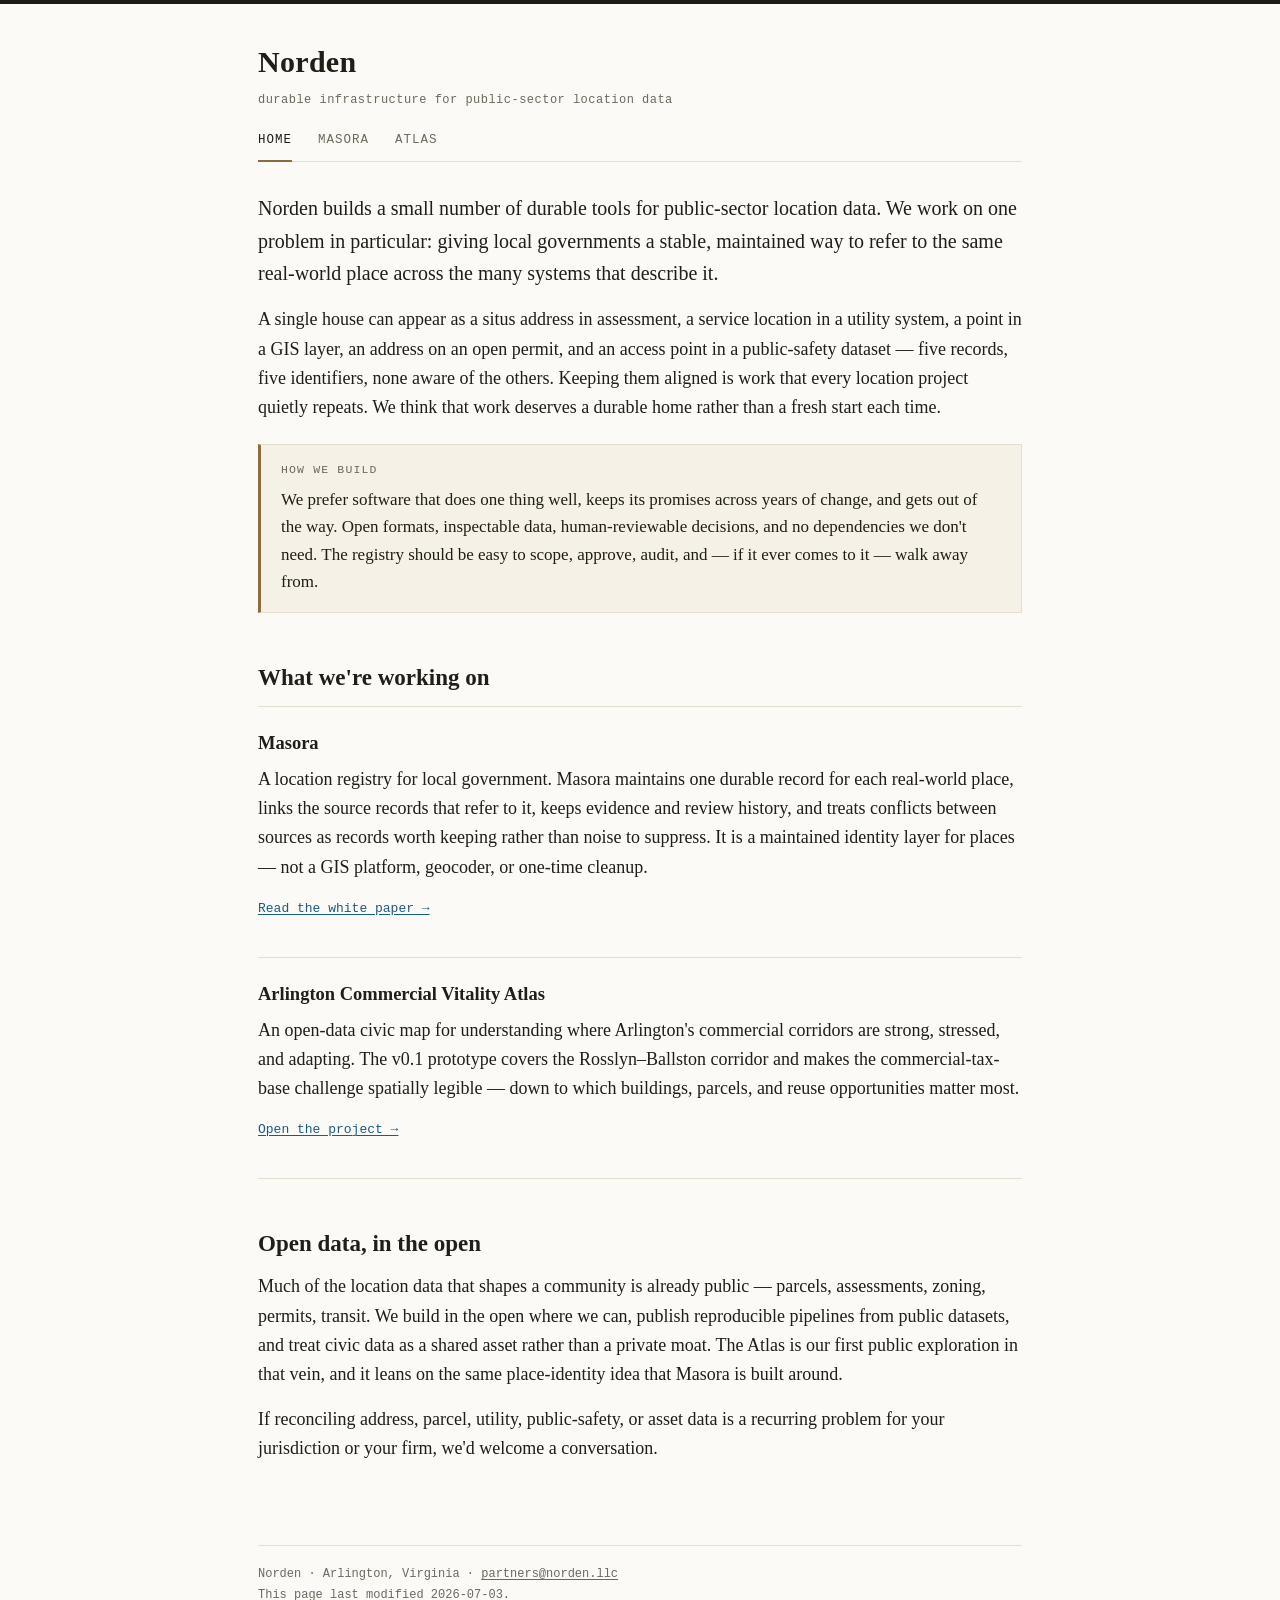
<file: index.html>
<!doctype html>
<html lang="en">
<head>
<meta charset="utf-8">
<meta name="viewport" content="width=device-width, initial-scale=1">
<title>Norden</title>
<meta name="description" content="Norden builds durable infrastructure for public-sector location data. Stable place identity for local government.">
<link rel="icon" href="data:image/svg+xml,%3Csvg xmlns='http://www.w3.org/2000/svg' viewBox='0 0 32 32'%3E%3Crect width='32' height='32' fill='%231C1B18'/%3E%3Ctext x='16' y='23' font-family='Georgia' font-size='20' fill='%23F0EDE4' text-anchor='middle'%3EN%3C/text%3E%3C/svg%3E">
<link rel="stylesheet" href="style.css">
</head>
<body>
<div class="topbar"></div>
<div class="wrap">

  <header class="masthead">
    <a class="wordmark" href="index.html">Norden</a>
    <div class="tagline">durable infrastructure for public-sector location data</div>
    <nav class="nav">
      <a href="index.html" class="active">Home</a>
      <a href="masora.html">Masora</a>
      <a href="atlas.html">Atlas</a>
    </nav>
  </header>

  <main>
    <p class="lead">Norden builds a small number of durable tools for public-sector location data. We work on one problem in particular: giving local governments a stable, maintained way to refer to the same real&#8209;world place across the many systems that describe it.</p>

    <p>A single house can appear as a situs address in assessment, a service location in a utility system, a point in a GIS layer, an address on an open permit, and an access point in a public-safety dataset — five records, five identifiers, none aware of the others. Keeping them aligned is work that every location project quietly repeats. We think that work deserves a durable home rather than a fresh start each time.</p>

    <div class="note">
      <span class="note-label">How we build</span>
      <p>We prefer software that does one thing well, keeps its promises across years of change, and gets out of the way. Open formats, inspectable data, human-reviewable decisions, and no dependencies we don't need. The registry should be easy to scope, approve, audit, and — if it ever comes to it — walk away from.</p>
    </div>

    <h2>What we're working on</h2>
    <div class="projects">
      <div class="project">
        <h3>Masora</h3>
        <p>A location registry for local government. Masora maintains one durable record for each real-world place, links the source records that refer to it, keeps evidence and review history, and treats conflicts between sources as records worth keeping rather than noise to suppress. It is a maintained identity layer for places — not a GIS platform, geocoder, or one-time cleanup.</p>
        <p class="more"><a href="masora.html">Read the white paper &rarr;</a></p>
      </div>
      <div class="project">
        <h3>Arlington Commercial Vitality Atlas</h3>
        <p>An open-data civic map for understanding where Arlington's commercial corridors are strong, stressed, and adapting. The v0.1 prototype covers the Rosslyn&ndash;Ballston corridor and makes the commercial-tax-base challenge spatially legible — down to which buildings, parcels, and reuse opportunities matter most.</p>
        <p class="more"><a href="atlas.html">Open the project &rarr;</a></p>
      </div>
    </div>

    <h2>Open data, in the open</h2>
    <p>Much of the location data that shapes a community is already public — parcels, assessments, zoning, permits, transit. We build in the open where we can, publish reproducible pipelines from public datasets, and treat civic data as a shared asset rather than a private moat. The Atlas is our first public exploration in that vein, and it leans on the same place-identity idea that Masora is built around.</p>

    <p>If reconciling address, parcel, utility, public-safety, or asset data is a recurring problem for your jurisdiction or your firm, we'd welcome a conversation.</p>
  </main>

  <footer>
    Norden &middot; Arlington, Virginia &middot; <a href="mailto:partners@norden.llc">partners@norden.llc</a><br>
    This page last modified 2026-07-03.
  </footer>

</div>
</body>
</html>
</file>
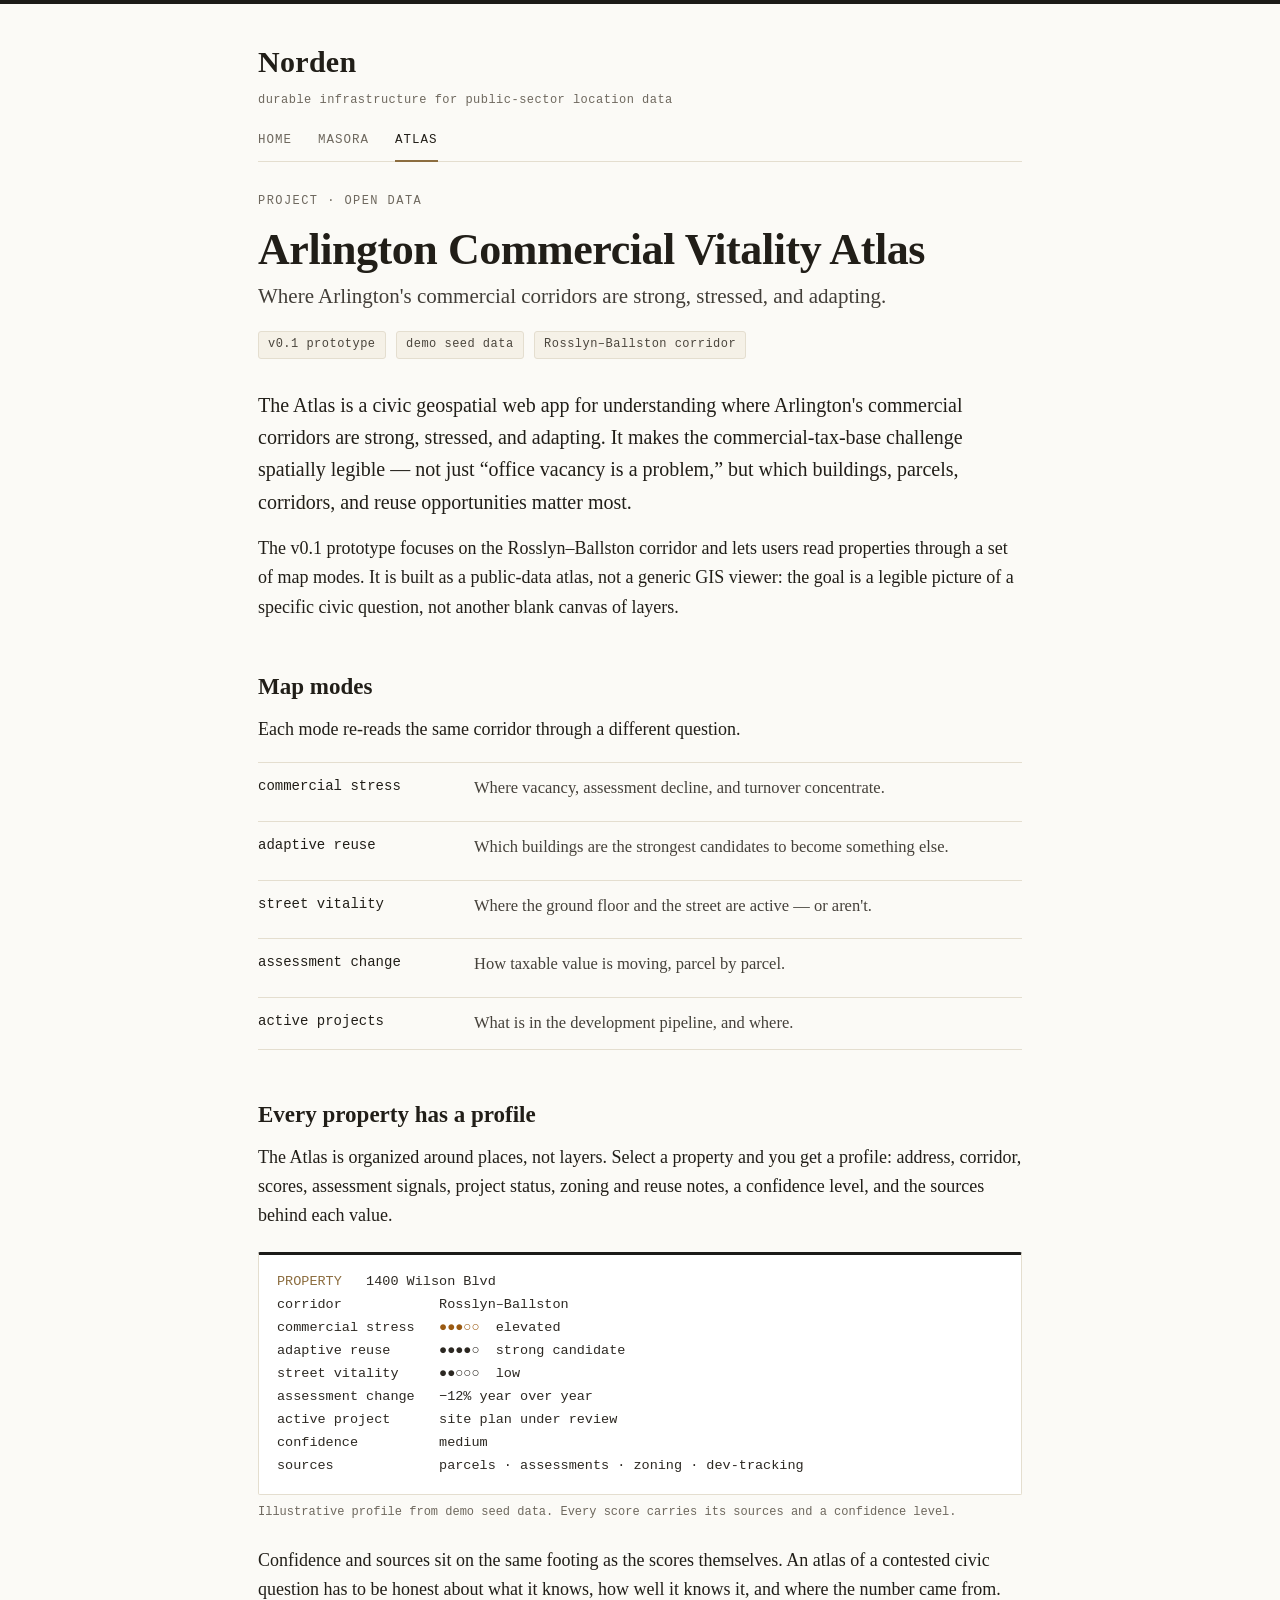
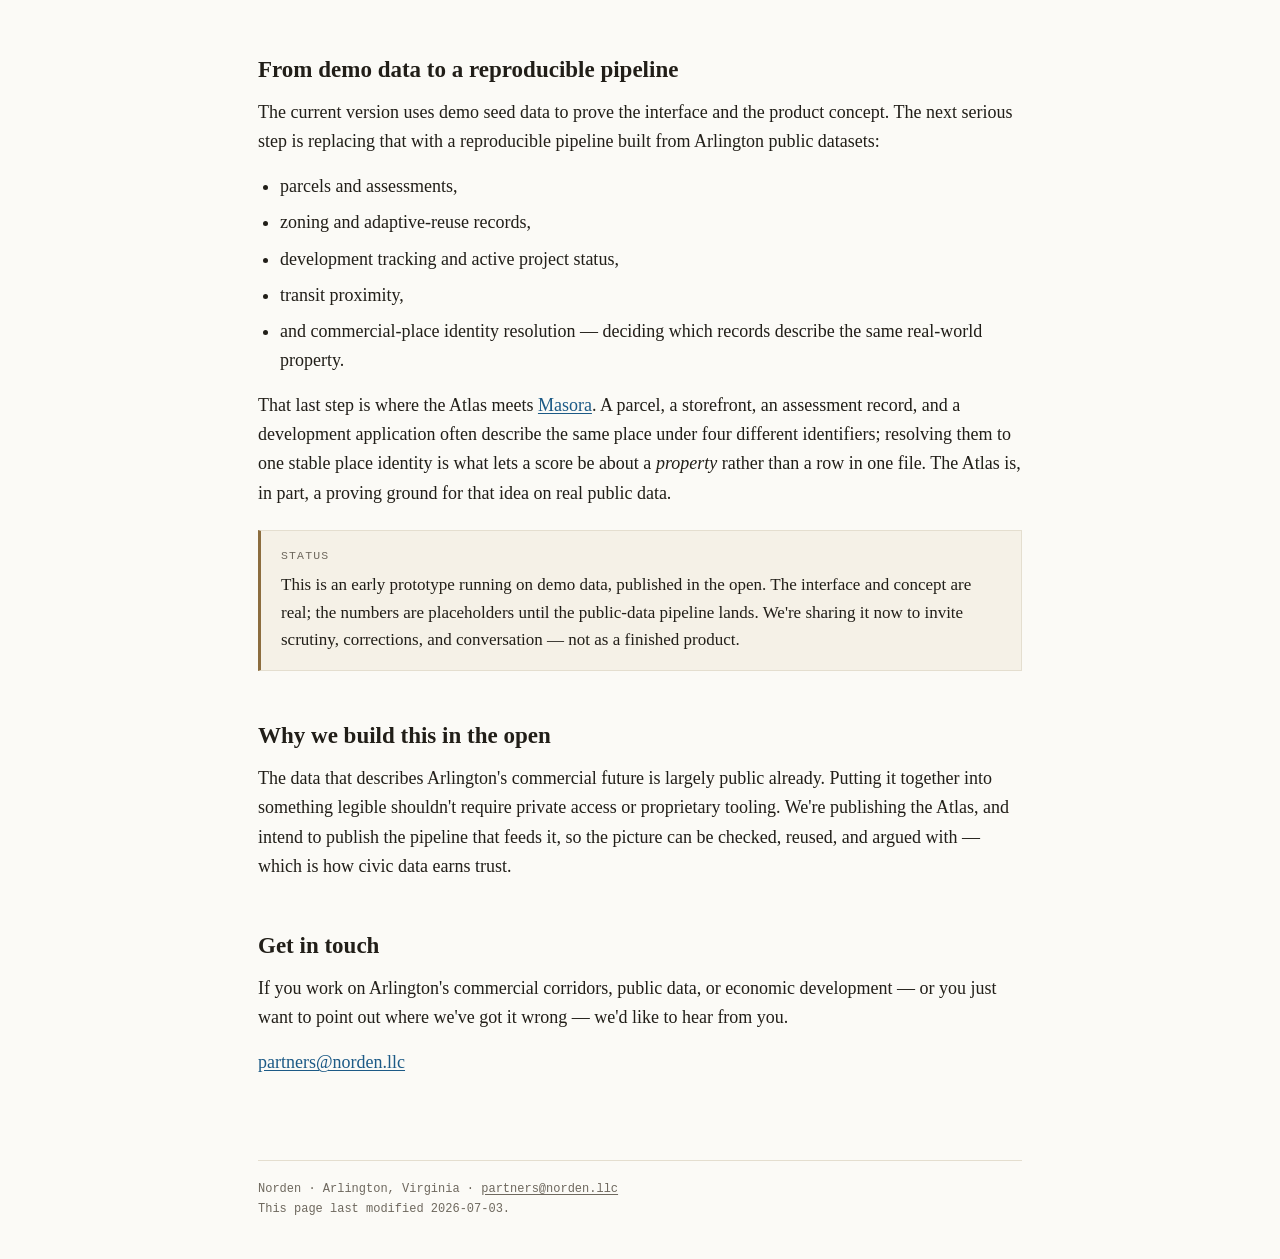
<file: atlas.html>
<!doctype html>
<html lang="en">
<head>
<meta charset="utf-8">
<meta name="viewport" content="width=device-width, initial-scale=1">
<title>Arlington Commercial Vitality Atlas · Norden</title>
<meta name="description" content="A civic geospatial atlas for understanding where Arlington's commercial corridors are strong, stressed, and adapting. v0.1 prototype, Rosslyn–Ballston corridor.">
<link rel="icon" href="data:image/svg+xml,%3Csvg xmlns='http://www.w3.org/2000/svg' viewBox='0 0 32 32'%3E%3Crect width='32' height='32' fill='%231C1B18'/%3E%3Ctext x='16' y='23' font-family='Georgia' font-size='20' fill='%23F0EDE4' text-anchor='middle'%3EN%3C/text%3E%3C/svg%3E">
<link rel="stylesheet" href="style.css">
</head>
<body>
<div class="topbar"></div>
<div class="wrap">

  <header class="masthead">
    <a class="wordmark" href="index.html">Norden</a>
    <div class="tagline">durable infrastructure for public-sector location data</div>
    <nav class="nav">
      <a href="index.html">Home</a>
      <a href="masora.html">Masora</a>
      <a href="atlas.html" class="active">Atlas</a>
    </nav>
  </header>

  <main>
    <p class="eyebrow">Project &middot; open data</p>
    <h1 class="title">Arlington Commercial Vitality Atlas</h1>
    <p class="subtitle">Where Arlington's commercial corridors are strong, stressed, and adapting.</p>

    <p style="margin:14px 0 22px">
      <span class="badge">v0.1 prototype</span>
      <span class="badge">demo seed data</span>
      <span class="badge">Rosslyn&ndash;Ballston corridor</span>
    </p>

    <p class="lead">The Atlas is a civic geospatial web app for understanding where Arlington's commercial corridors are strong, stressed, and adapting. It makes the commercial-tax-base challenge spatially legible — not just &ldquo;office vacancy is a problem,&rdquo; but which buildings, parcels, corridors, and reuse opportunities matter most.</p>

    <p>The v0.1 prototype focuses on the Rosslyn&ndash;Ballston corridor and lets users read properties through a set of map modes. It is built as a public-data atlas, not a generic GIS viewer: the goal is a legible picture of a specific civic question, not another blank canvas of layers.</p>

    <h2>Map modes</h2>
    <p>Each mode re-reads the same corridor through a different question.</p>
    <ul class="modes">
      <li><span class="m-name">commercial stress</span><span class="m-desc">Where vacancy, assessment decline, and turnover concentrate.</span></li>
      <li><span class="m-name">adaptive reuse</span><span class="m-desc">Which buildings are the strongest candidates to become something else.</span></li>
      <li><span class="m-name">street vitality</span><span class="m-desc">Where the ground floor and the street are active — or aren't.</span></li>
      <li><span class="m-name">assessment change</span><span class="m-desc">How taxable value is moving, parcel by parcel.</span></li>
      <li><span class="m-name">active projects</span><span class="m-desc">What is in the development pipeline, and where.</span></li>
    </ul>

    <h2>Every property has a profile</h2>
    <p>The Atlas is organized around places, not layers. Select a property and you get a profile: address, corridor, scores, assessment signals, project status, zoning and reuse notes, a confidence level, and the sources behind each value.</p>

<div class="record"><span class="rid">PROPERTY</span>   1400 Wilson Blvd
corridor            Rosslyn–Ballston
commercial stress   <span class="warn">●●●○○</span>  elevated
adaptive reuse      ●●●●○  strong candidate
street vitality     ●●○○○  low
assessment change   −12% year over year
active project      site plan under review
confidence          medium
sources             parcels · assessments · zoning · dev-tracking</div>
    <p class="record-cap">Illustrative profile from demo seed data. Every score carries its sources and a confidence level.</p>

    <p>Confidence and sources sit on the same footing as the scores themselves. An atlas of a contested civic question has to be honest about what it knows, how well it knows it, and where the number came from.</p>

    <h2>From demo data to a reproducible pipeline</h2>
    <p>The current version uses demo seed data to prove the interface and the product concept. The next serious step is replacing that with a reproducible pipeline built from Arlington public datasets:</p>
    <ul>
      <li>parcels and assessments,</li>
      <li>zoning and adaptive-reuse records,</li>
      <li>development tracking and active project status,</li>
      <li>transit proximity,</li>
      <li>and commercial-place identity resolution — deciding which records describe the same real-world property.</li>
    </ul>
    <p>That last step is where the Atlas meets <a href="masora.html">Masora</a>. A parcel, a storefront, an assessment record, and a development application often describe the same place under four different identifiers; resolving them to one stable place identity is what lets a score be about a <em>property</em> rather than a row in one file. The Atlas is, in part, a proving ground for that idea on real public data.</p>

    <div class="note">
      <span class="note-label">Status</span>
      <p>This is an early prototype running on demo data, published in the open. The interface and concept are real; the numbers are placeholders until the public-data pipeline lands. We're sharing it now to invite scrutiny, corrections, and conversation — not as a finished product.</p>
    </div>

    <h2>Why we build this in the open</h2>
    <p>The data that describes Arlington's commercial future is largely public already. Putting it together into something legible shouldn't require private access or proprietary tooling. We're publishing the Atlas, and intend to publish the pipeline that feeds it, so the picture can be checked, reused, and argued with — which is how civic data earns trust.</p>

    <h2>Get in touch</h2>
    <p>If you work on Arlington's commercial corridors, public data, or economic development — or you just want to point out where we've got it wrong — we'd like to hear from you.</p>
    <p><a href="mailto:partners@norden.llc">partners@norden.llc</a></p>
  </main>

  <footer>
    Norden &middot; Arlington, Virginia &middot; <a href="mailto:partners@norden.llc">partners@norden.llc</a><br>
    This page last modified 2026-07-03.
  </footer>

</div>
</body>
</html>
</file>
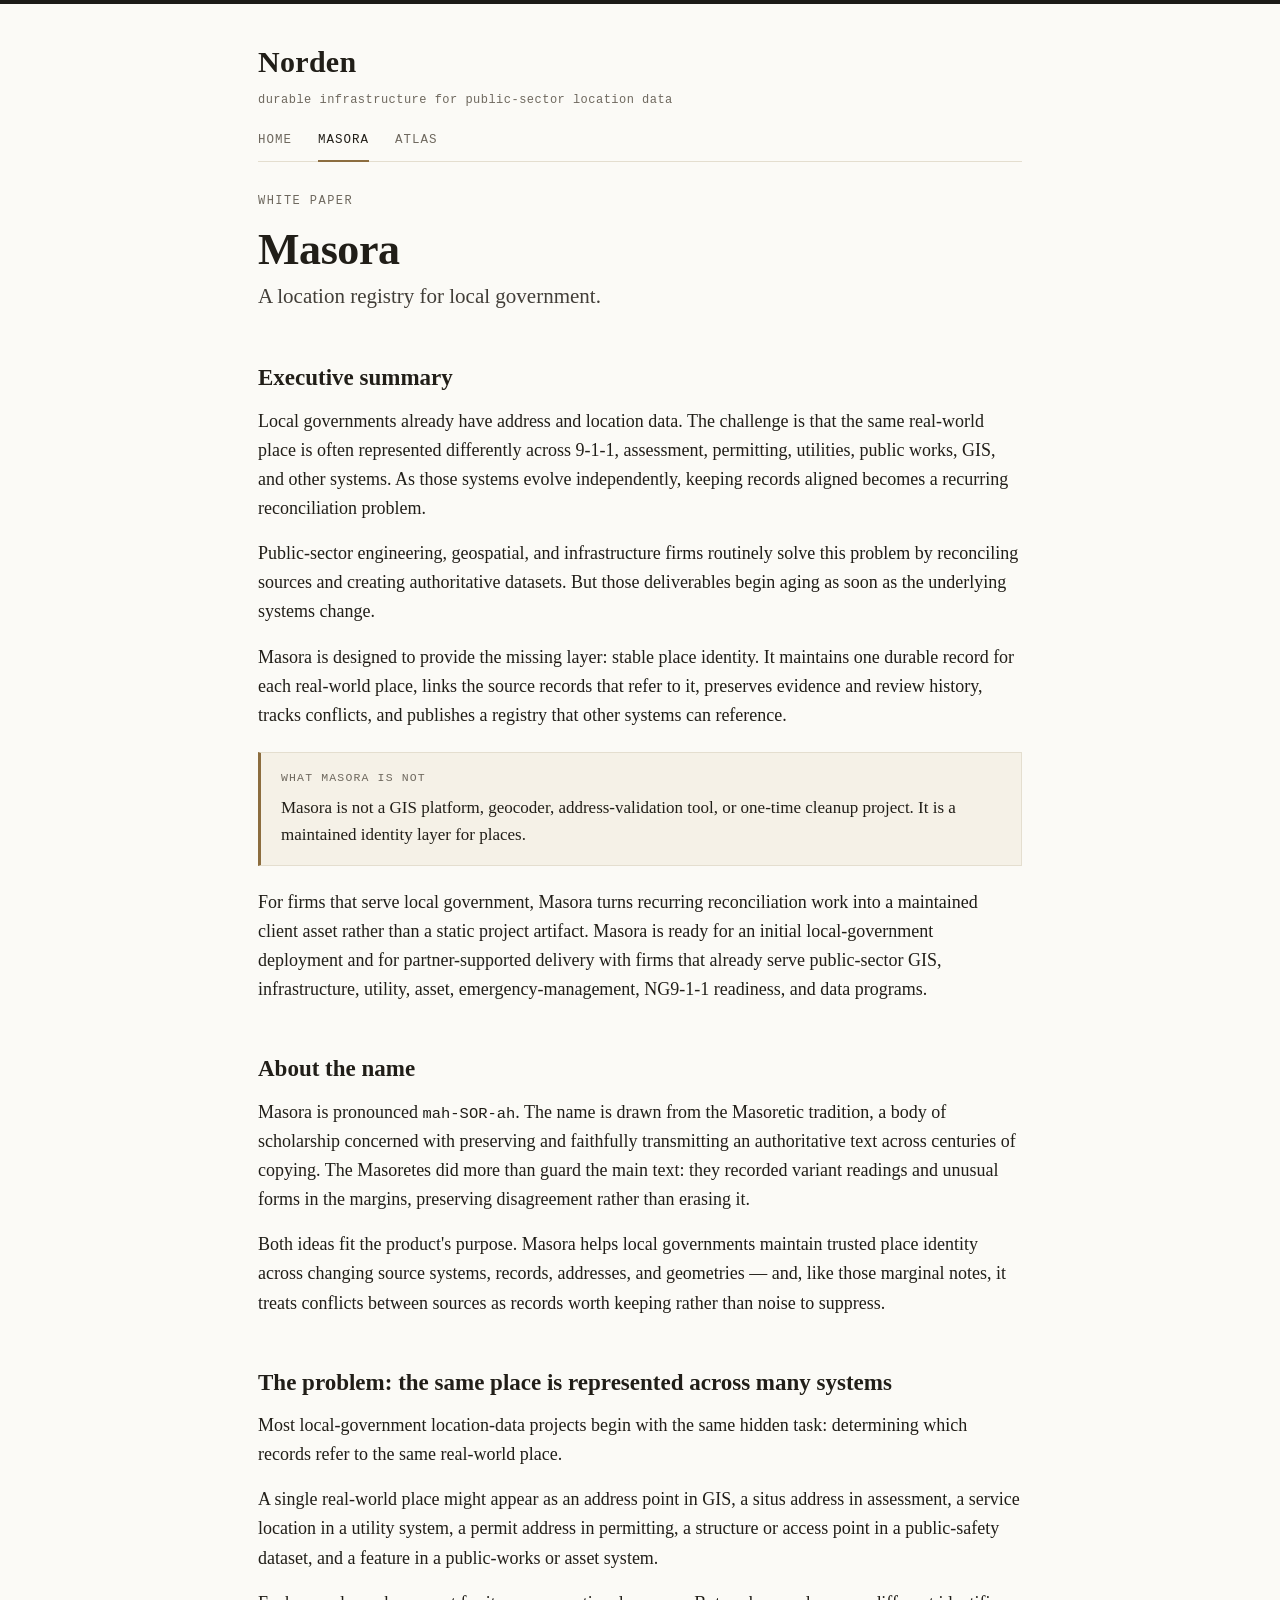
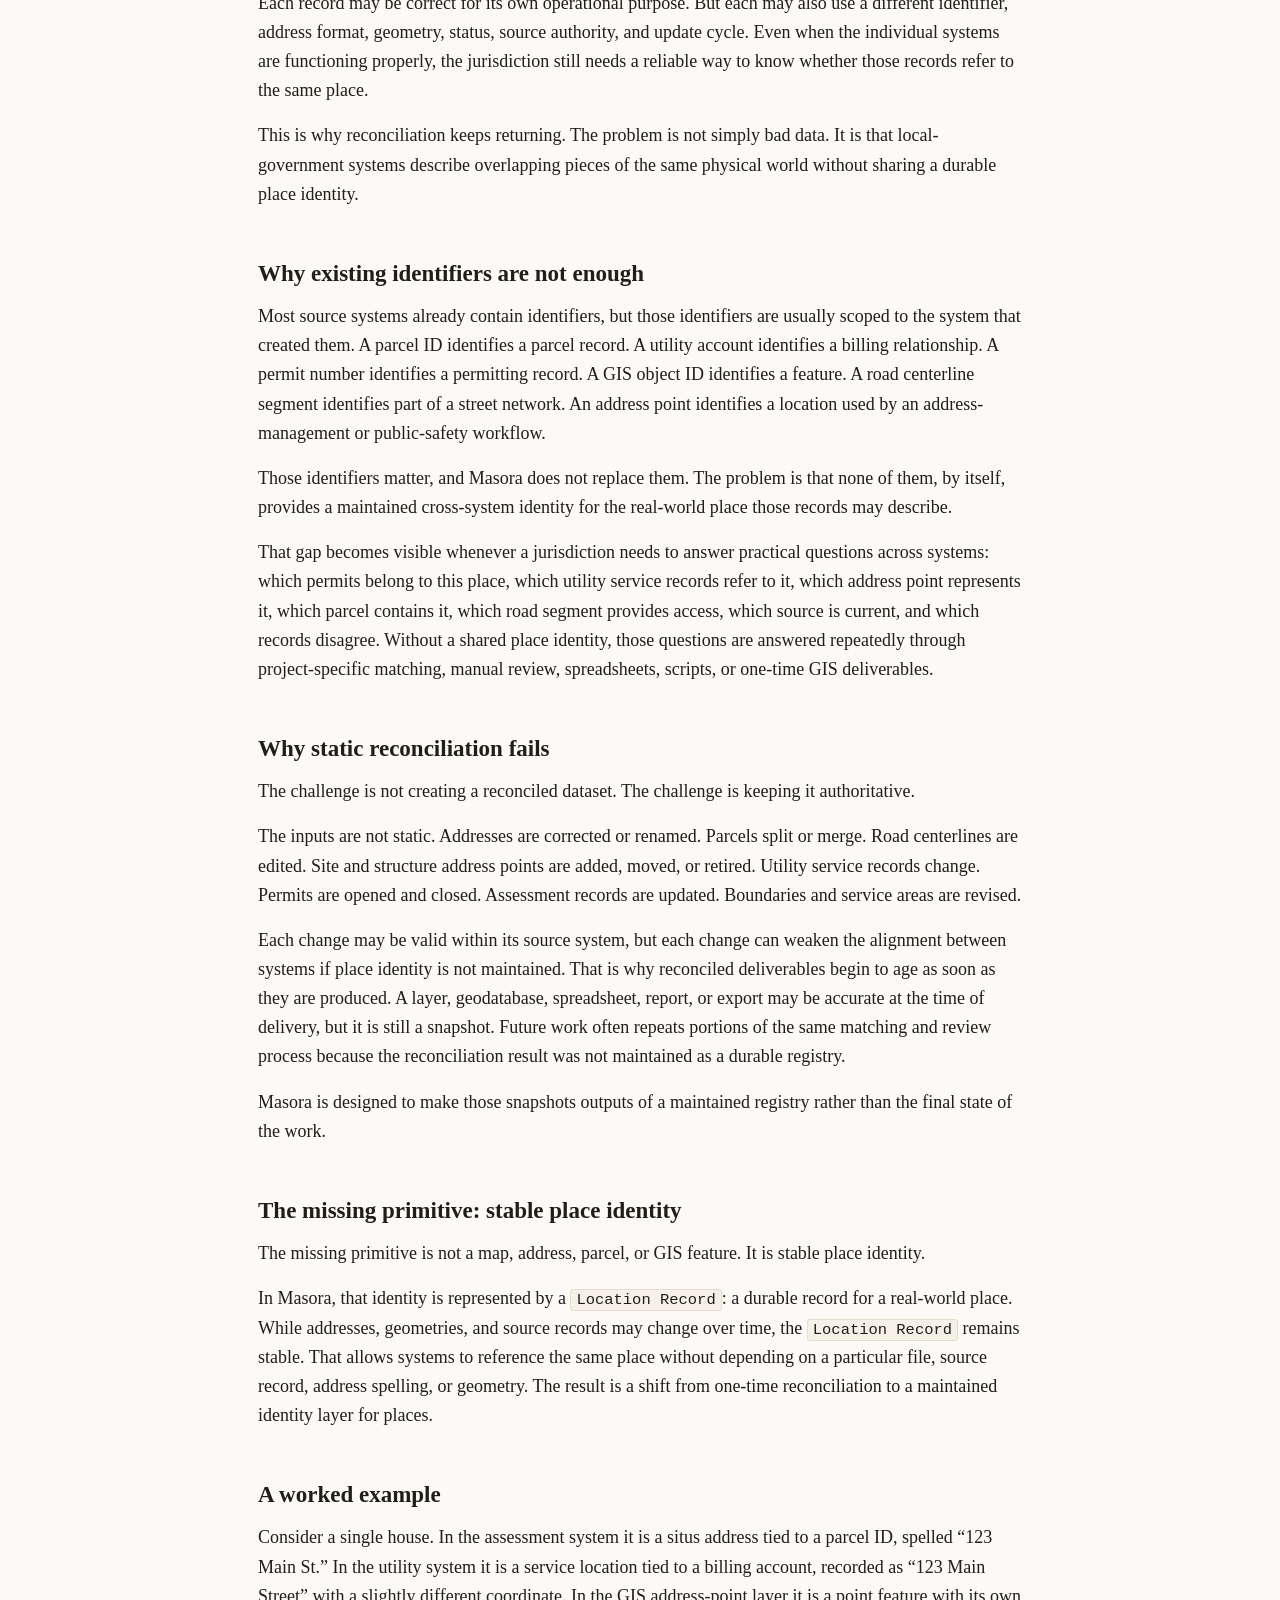
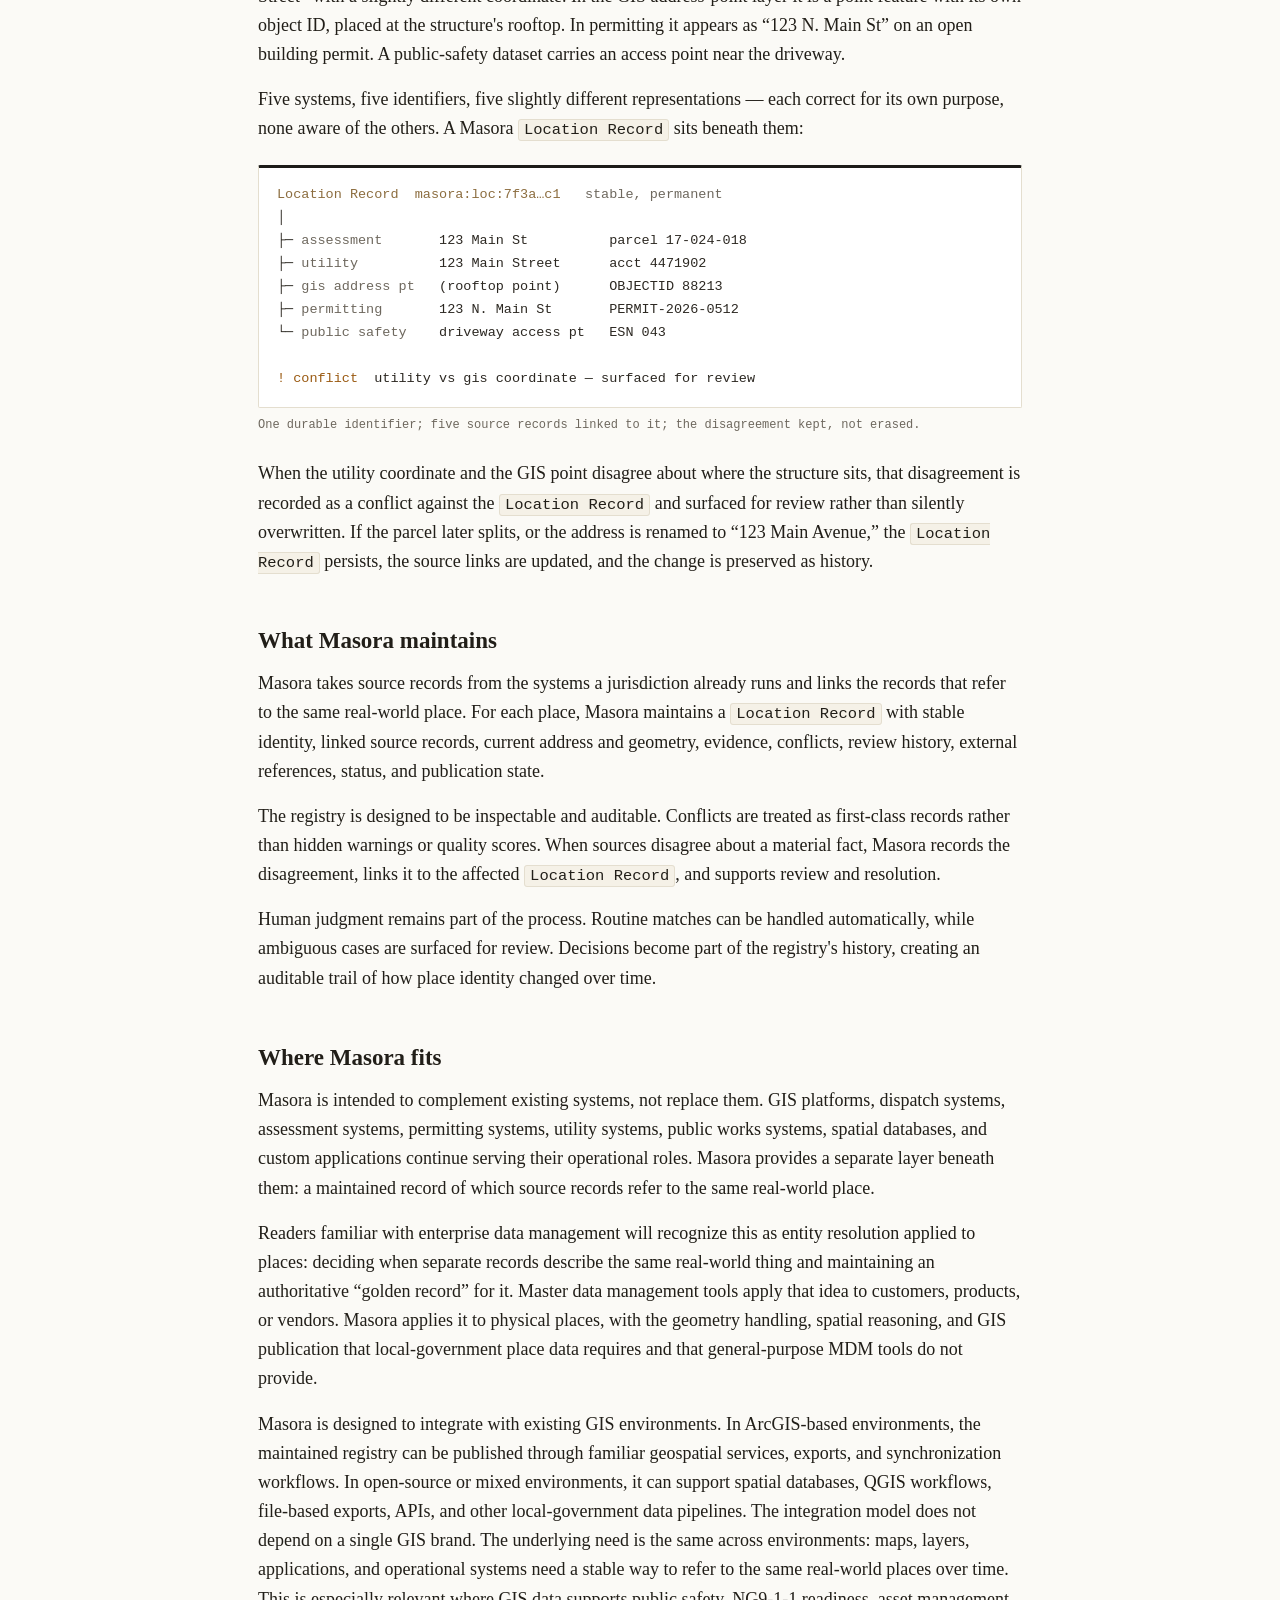
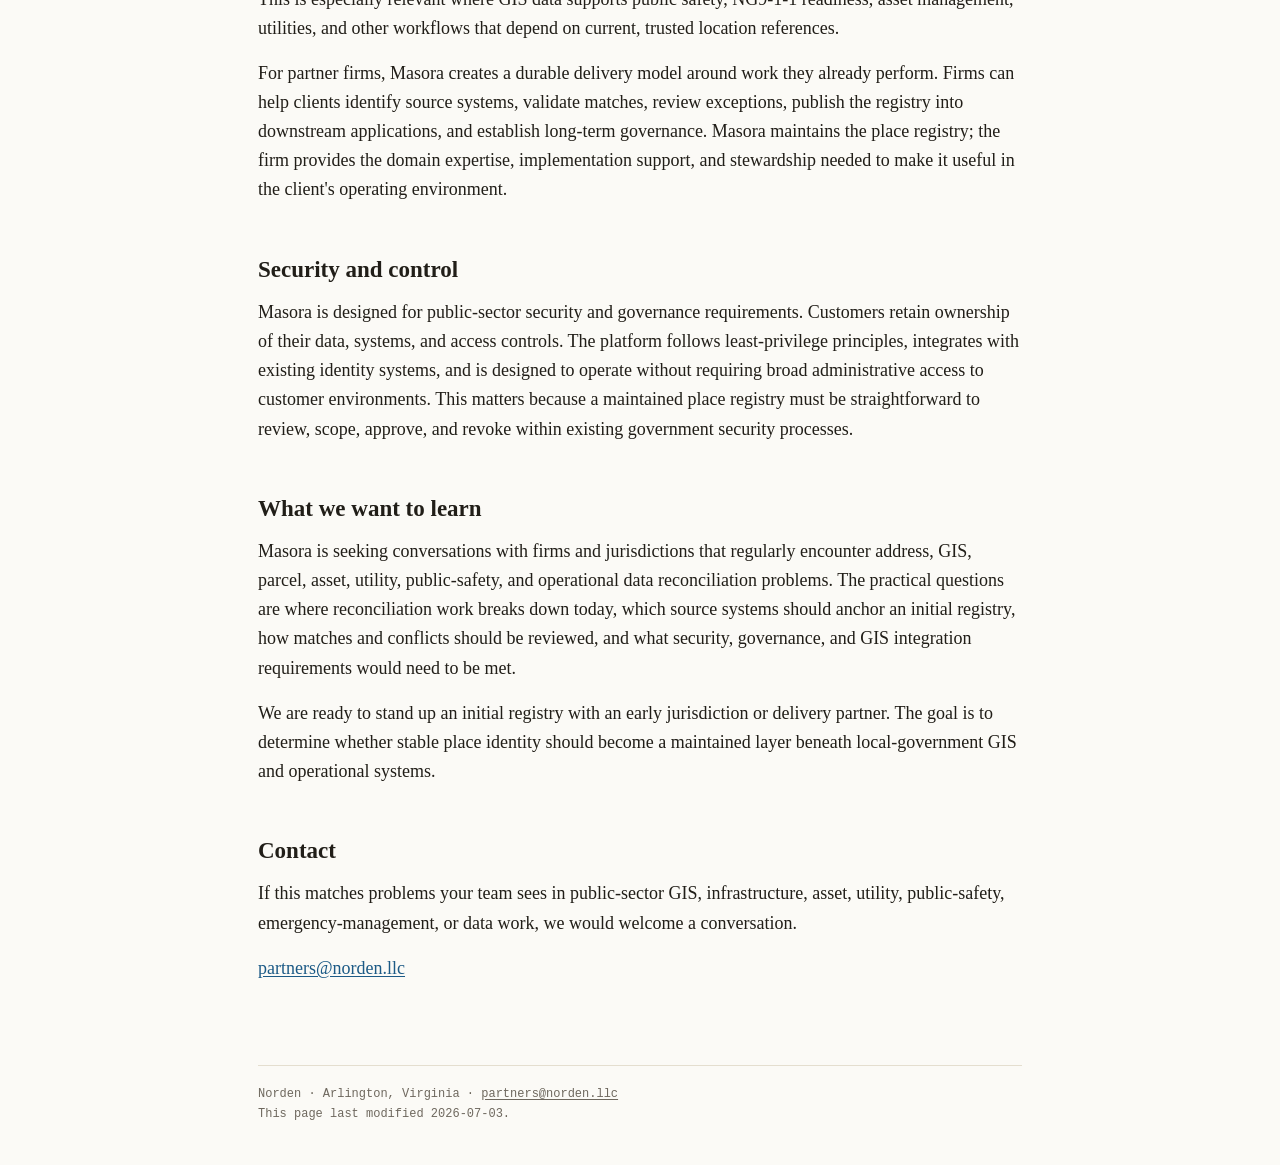
<file: masora.html>
<!doctype html>
<html lang="en">
<head>
<meta charset="utf-8">
<meta name="viewport" content="width=device-width, initial-scale=1">
<title>Masora — A location registry for local government · Norden</title>
<meta name="description" content="Masora maintains one durable record for each real-world place, links the source records that refer to it, and treats conflicts as records worth keeping.">
<link rel="icon" href="data:image/svg+xml,%3Csvg xmlns='http://www.w3.org/2000/svg' viewBox='0 0 32 32'%3E%3Crect width='32' height='32' fill='%231C1B18'/%3E%3Ctext x='16' y='23' font-family='Georgia' font-size='20' fill='%23F0EDE4' text-anchor='middle'%3EN%3C/text%3E%3C/svg%3E">
<link rel="stylesheet" href="style.css">
</head>
<body>
<div class="topbar"></div>
<div class="wrap">

  <header class="masthead">
    <a class="wordmark" href="index.html">Norden</a>
    <div class="tagline">durable infrastructure for public-sector location data</div>
    <nav class="nav">
      <a href="index.html">Home</a>
      <a href="masora.html" class="active">Masora</a>
      <a href="atlas.html">Atlas</a>
    </nav>
  </header>

  <main>
    <p class="eyebrow">White paper</p>
    <h1 class="title">Masora</h1>
    <p class="subtitle">A location registry for local government.</p>

    <h2>Executive summary</h2>
    <p>Local governments already have address and location data. The challenge is that the same real-world place is often represented differently across 9&#8209;1&#8209;1, assessment, permitting, utilities, public works, GIS, and other systems. As those systems evolve independently, keeping records aligned becomes a recurring reconciliation problem.</p>
    <p>Public-sector engineering, geospatial, and infrastructure firms routinely solve this problem by reconciling sources and creating authoritative datasets. But those deliverables begin aging as soon as the underlying systems change.</p>
    <p>Masora is designed to provide the missing layer: stable place identity. It maintains one durable record for each real-world place, links the source records that refer to it, preserves evidence and review history, tracks conflicts, and publishes a registry that other systems can reference.</p>
    <div class="note">
      <span class="note-label">What Masora is not</span>
      <p>Masora is not a GIS platform, geocoder, address-validation tool, or one-time cleanup project. It is a maintained identity layer for places.</p>
    </div>
    <p>For firms that serve local government, Masora turns recurring reconciliation work into a maintained client asset rather than a static project artifact. Masora is ready for an initial local-government deployment and for partner-supported delivery with firms that already serve public-sector GIS, infrastructure, utility, asset, emergency-management, NG9&#8209;1&#8209;1 readiness, and data programs.</p>

    <h2>About the name</h2>
    <p>Masora is pronounced <span class="mono">mah-SOR-ah</span>. The name is drawn from the Masoretic tradition, a body of scholarship concerned with preserving and faithfully transmitting an authoritative text across centuries of copying. The Masoretes did more than guard the main text: they recorded variant readings and unusual forms in the margins, preserving disagreement rather than erasing it.</p>
    <p>Both ideas fit the product's purpose. Masora helps local governments maintain trusted place identity across changing source systems, records, addresses, and geometries — and, like those marginal notes, it treats conflicts between sources as records worth keeping rather than noise to suppress.</p>

    <h2>The problem: the same place is represented across many systems</h2>
    <p>Most local-government location-data projects begin with the same hidden task: determining which records refer to the same real-world place.</p>
    <p>A single real-world place might appear as an address point in GIS, a situs address in assessment, a service location in a utility system, a permit address in permitting, a structure or access point in a public-safety dataset, and a feature in a public-works or asset system.</p>
    <p>Each record may be correct for its own operational purpose. But each may also use a different identifier, address format, geometry, status, source authority, and update cycle. Even when the individual systems are functioning properly, the jurisdiction still needs a reliable way to know whether those records refer to the same place.</p>
    <p>This is why reconciliation keeps returning. The problem is not simply bad data. It is that local-government systems describe overlapping pieces of the same physical world without sharing a durable place identity.</p>

    <h2>Why existing identifiers are not enough</h2>
    <p>Most source systems already contain identifiers, but those identifiers are usually scoped to the system that created them. A parcel ID identifies a parcel record. A utility account identifies a billing relationship. A permit number identifies a permitting record. A GIS object ID identifies a feature. A road centerline segment identifies part of a street network. An address point identifies a location used by an address-management or public-safety workflow.</p>
    <p>Those identifiers matter, and Masora does not replace them. The problem is that none of them, by itself, provides a maintained cross-system identity for the real-world place those records may describe.</p>
    <p>That gap becomes visible whenever a jurisdiction needs to answer practical questions across systems: which permits belong to this place, which utility service records refer to it, which address point represents it, which parcel contains it, which road segment provides access, which source is current, and which records disagree. Without a shared place identity, those questions are answered repeatedly through project-specific matching, manual review, spreadsheets, scripts, or one-time GIS deliverables.</p>

    <h2>Why static reconciliation fails</h2>
    <p>The challenge is not creating a reconciled dataset. The challenge is keeping it authoritative.</p>
    <p>The inputs are not static. Addresses are corrected or renamed. Parcels split or merge. Road centerlines are edited. Site and structure address points are added, moved, or retired. Utility service records change. Permits are opened and closed. Assessment records are updated. Boundaries and service areas are revised.</p>
    <p>Each change may be valid within its source system, but each change can weaken the alignment between systems if place identity is not maintained. That is why reconciled deliverables begin to age as soon as they are produced. A layer, geodatabase, spreadsheet, report, or export may be accurate at the time of delivery, but it is still a snapshot. Future work often repeats portions of the same matching and review process because the reconciliation result was not maintained as a durable registry.</p>
    <p>Masora is designed to make those snapshots outputs of a maintained registry rather than the final state of the work.</p>

    <h2>The missing primitive: stable place identity</h2>
    <p>The missing primitive is not a map, address, parcel, or GIS feature. It is stable place identity.</p>
    <p>In Masora, that identity is represented by a <code>Location Record</code>: a durable record for a real-world place. While addresses, geometries, and source records may change over time, the <code>Location Record</code> remains stable. That allows systems to reference the same place without depending on a particular file, source record, address spelling, or geometry. The result is a shift from one-time reconciliation to a maintained identity layer for places.</p>

    <h2>A worked example</h2>
    <p>Consider a single house. In the assessment system it is a situs address tied to a parcel ID, spelled &ldquo;123 Main St.&rdquo; In the utility system it is a service location tied to a billing account, recorded as &ldquo;123 Main Street&rdquo; with a slightly different coordinate. In the GIS address-point layer it is a point feature with its own object ID, placed at the structure's rooftop. In permitting it appears as &ldquo;123 N. Main St&rdquo; on an open building permit. A public-safety dataset carries an access point near the driveway.</p>
    <p>Five systems, five identifiers, five slightly different representations — each correct for its own purpose, none aware of the others. A Masora <code>Location Record</code> sits beneath them:</p>

<div class="record"><span class="rid">Location Record</span>  <span class="rid">masora:loc:7f3a…c1</span>   <span class="rk">stable, permanent</span>
│
├─ <span class="rk">assessment</span>       123 Main St          parcel 17-024-018
├─ <span class="rk">utility</span>          123 Main Street      acct 4471902
├─ <span class="rk">gis address pt</span>   (rooftop point)      OBJECTID 88213
├─ <span class="rk">permitting</span>       123 N. Main St       PERMIT-2026-0512
└─ <span class="rk">public safety</span>    driveway access pt   ESN 043

<span class="warn">! conflict</span>  utility vs gis coordinate — surfaced for review</div>
    <p class="record-cap">One durable identifier; five source records linked to it; the disagreement kept, not erased.</p>

    <p>When the utility coordinate and the GIS point disagree about where the structure sits, that disagreement is recorded as a conflict against the <code>Location Record</code> and surfaced for review rather than silently overwritten. If the parcel later splits, or the address is renamed to &ldquo;123 Main Avenue,&rdquo; the <code>Location Record</code> persists, the source links are updated, and the change is preserved as history.</p>

    <h2>What Masora maintains</h2>
    <p>Masora takes source records from the systems a jurisdiction already runs and links the records that refer to the same real-world place. For each place, Masora maintains a <code>Location Record</code> with stable identity, linked source records, current address and geometry, evidence, conflicts, review history, external references, status, and publication state.</p>
    <p>The registry is designed to be inspectable and auditable. Conflicts are treated as first-class records rather than hidden warnings or quality scores. When sources disagree about a material fact, Masora records the disagreement, links it to the affected <code>Location Record</code>, and supports review and resolution.</p>
    <p>Human judgment remains part of the process. Routine matches can be handled automatically, while ambiguous cases are surfaced for review. Decisions become part of the registry's history, creating an auditable trail of how place identity changed over time.</p>

    <h2>Where Masora fits</h2>
    <p>Masora is intended to complement existing systems, not replace them. GIS platforms, dispatch systems, assessment systems, permitting systems, utility systems, public works systems, spatial databases, and custom applications continue serving their operational roles. Masora provides a separate layer beneath them: a maintained record of which source records refer to the same real-world place.</p>
    <p>Readers familiar with enterprise data management will recognize this as entity resolution applied to places: deciding when separate records describe the same real-world thing and maintaining an authoritative &ldquo;golden record&rdquo; for it. Master data management tools apply that idea to customers, products, or vendors. Masora applies it to physical places, with the geometry handling, spatial reasoning, and GIS publication that local-government place data requires and that general-purpose MDM tools do not provide.</p>
    <p>Masora is designed to integrate with existing GIS environments. In ArcGIS-based environments, the maintained registry can be published through familiar geospatial services, exports, and synchronization workflows. In open-source or mixed environments, it can support spatial databases, QGIS workflows, file-based exports, APIs, and other local-government data pipelines. The integration model does not depend on a single GIS brand. The underlying need is the same across environments: maps, layers, applications, and operational systems need a stable way to refer to the same real-world places over time. This is especially relevant where GIS data supports public safety, NG9&#8209;1&#8209;1 readiness, asset management, utilities, and other workflows that depend on current, trusted location references.</p>
    <p>For partner firms, Masora creates a durable delivery model around work they already perform. Firms can help clients identify source systems, validate matches, review exceptions, publish the registry into downstream applications, and establish long-term governance. Masora maintains the place registry; the firm provides the domain expertise, implementation support, and stewardship needed to make it useful in the client's operating environment.</p>

    <h2>Security and control</h2>
    <p>Masora is designed for public-sector security and governance requirements. Customers retain ownership of their data, systems, and access controls. The platform follows least-privilege principles, integrates with existing identity systems, and is designed to operate without requiring broad administrative access to customer environments. This matters because a maintained place registry must be straightforward to review, scope, approve, and revoke within existing government security processes.</p>

    <h2>What we want to learn</h2>
    <p>Masora is seeking conversations with firms and jurisdictions that regularly encounter address, GIS, parcel, asset, utility, public-safety, and operational data reconciliation problems. The practical questions are where reconciliation work breaks down today, which source systems should anchor an initial registry, how matches and conflicts should be reviewed, and what security, governance, and GIS integration requirements would need to be met.</p>
    <p>We are ready to stand up an initial registry with an early jurisdiction or delivery partner. The goal is to determine whether stable place identity should become a maintained layer beneath local-government GIS and operational systems.</p>

    <h2>Contact</h2>
    <p>If this matches problems your team sees in public-sector GIS, infrastructure, asset, utility, public-safety, emergency-management, or data work, we would welcome a conversation.</p>
    <p><a href="mailto:partners@norden.llc">partners@norden.llc</a></p>
  </main>

  <footer>
    Norden &middot; Arlington, Virginia &middot; <a href="mailto:partners@norden.llc">partners@norden.llc</a><br>
    This page last modified 2026-07-03.
  </footer>

</div>
</body>
</html>
</file>
<file: style.css>
/* Norden — shared styles
   Warm-utilitarian: SQLite-plain structure, Norden serif voice.
   Zero dependencies. System fonts only. */

:root {
  --paper:  #FBFAF6;
  --ink:    #211E18;
  --muted:  #6E685E;
  --rule:   #E4DECF;
  --link:   #1C5A86;
  --link-hi:#123f5e;
  --accent: #8C6D3F;
  --panel:  #F5F1E7;
  --dark:   #1C1B18;

  --serif: Georgia, "Times New Roman", serif;
  --mono: ui-monospace, "SF Mono", SFMono-Regular, Menlo, Consolas, "Liberation Mono", monospace;
}

* { box-sizing: border-box; }

html { -webkit-text-size-adjust: 100%; }

body {
  margin: 0;
  background: var(--paper);
  color: var(--ink);
  font-family: var(--serif);
  font-size: 18px;
  line-height: 1.62;
}

.topbar { height: 4px; background: var(--dark); }

.wrap { max-width: 820px; margin: 0 auto; padding: 0 28px; }

/* ---- masthead + nav ---- */
.masthead { padding: 34px 0 0; }
.wordmark {
  font-family: var(--serif);
  font-weight: 700;
  font-size: 30px;
  letter-spacing: .01em;
  color: var(--ink);
  text-decoration: none;
}
.wordmark:hover { color: var(--ink); }
.tagline {
  font-family: var(--mono);
  font-size: 12px;
  letter-spacing: .04em;
  color: var(--muted);
  margin-top: 4px;
}

nav.nav {
  margin-top: 20px;
  border-bottom: 1px solid var(--rule);
  display: flex;
  gap: 26px;
}
nav.nav a {
  font-family: var(--mono);
  font-size: 12.5px;
  letter-spacing: .08em;
  text-transform: uppercase;
  text-decoration: none;
  color: var(--muted);
  padding: 0 0 10px;
  border-bottom: 2px solid transparent;
  margin-bottom: -1px;
}
nav.nav a:hover { color: var(--ink); }
nav.nav a.active { color: var(--ink); border-bottom-color: var(--accent); }

/* ---- content ---- */
main { padding: 30px 0 12px; }

h1.title {
  font-family: var(--serif);
  font-weight: 700;
  font-size: 44px;
  line-height: 1.08;
  margin: 12px 0 6px;
  letter-spacing: -.01em;
}
.subtitle {
  font-family: var(--serif);
  font-size: 21px;
  color: #423E38;
  margin: 0 0 4px;
}
.eyebrow {
  font-family: var(--mono);
  font-size: 12px;
  letter-spacing: .12em;
  text-transform: uppercase;
  color: var(--muted);
  margin: 0 0 14px;
}

h2 {
  font-family: var(--serif);
  font-weight: 700;
  font-size: 23px;
  margin: 40px 0 10px;
  padding-top: 6px;
}
h3 {
  font-family: var(--serif);
  font-weight: 700;
  font-size: 18.5px;
  margin: 26px 0 6px;
}

p { margin: 0 0 16px; }
a { color: var(--link); text-decoration: underline; text-underline-offset: 2px; }
a:hover { color: var(--link-hi); }

ul, ol { margin: 0 0 16px; padding-left: 22px; }
li { margin: 0 0 7px; }

strong { font-weight: 700; }
em { font-style: italic; }

.lead { font-size: 20px; }

code, .mono { font-family: var(--mono); font-size: .86em; }
code { background: var(--panel); border: 1px solid var(--rule); border-radius: 3px; padding: 1px 5px; }

/* ---- note / callout ---- */
.note {
  background: var(--panel);
  border: 1px solid var(--rule);
  border-left: 3px solid var(--accent);
  padding: 16px 20px;
  margin: 22px 0;
  font-size: 17px;
}
.note p:last-child { margin-bottom: 0; }
.note .note-label {
  font-family: var(--mono);
  font-size: 11.5px;
  letter-spacing: .1em;
  text-transform: uppercase;
  color: var(--muted);
  display: block;
  margin-bottom: 6px;
}

/* ---- record block (signature) ---- */
.record {
  font-family: var(--mono);
  font-size: 13.5px;
  line-height: 1.7;
  background: #fff;
  border: 1px solid var(--rule);
  border-top: 3px solid var(--dark);
  border-radius: 2px;
  padding: 16px 18px;
  margin: 22px 0;
  overflow-x: auto;
  white-space: pre;
  color: #2c2822;
}
.record .rk { color: var(--muted); }
.record .rid { color: var(--accent); }
.record .warn { color: #9a5a12; }
.record-cap {
  font-family: var(--mono);
  font-size: 12px;
  color: var(--muted);
  margin: -14px 0 24px;
}

/* ---- badges / modes ---- */
.badge {
  display: inline-block;
  font-family: var(--mono);
  font-size: 12px;
  letter-spacing: .04em;
  color: #4a453c;
  background: var(--panel);
  border: 1px solid var(--rule);
  border-radius: 3px;
  padding: 3px 9px;
  margin: 0 6px 8px 0;
}

.modes { list-style: none; padding: 0; margin: 18px 0; }
.modes li {
  padding: 12px 0;
  border-top: 1px solid var(--rule);
  display: grid;
  grid-template-columns: 200px 1fr;
  gap: 16px;
}
.modes li:last-child { border-bottom: 1px solid var(--rule); }
.modes .m-name { font-family: var(--mono); font-size: 14px; color: var(--ink); }
.modes .m-desc { color: #45413a; font-size: 16.5px; }

.projects { margin: 8px 0 0; }
.project {
  padding: 22px 0;
  border-top: 1px solid var(--rule);
}
.project:last-child { border-bottom: 1px solid var(--rule); }
.project h3 { margin-top: 0; }
.project .more { font-family: var(--mono); font-size: 13px; }

/* ---- footer ---- */
footer {
  margin-top: 54px;
  border-top: 1px solid var(--rule);
  padding: 18px 0 40px;
  font-family: var(--mono);
  font-size: 12px;
  color: var(--muted);
  line-height: 1.7;
}
footer a { color: var(--muted); }
footer a:hover { color: var(--ink); }

/* ---- responsive ---- */
@media (max-width: 620px) {
  body { font-size: 17px; }
  .wrap { padding: 0 20px; }
  h1.title { font-size: 34px; }
  nav.nav { gap: 18px; flex-wrap: wrap; }
  .modes li { grid-template-columns: 1fr; gap: 4px; }
}

:focus-visible { outline: 2px solid var(--link); outline-offset: 2px; }
@media (prefers-reduced-motion: reduce) { * { transition: none !important; } }
</file>
